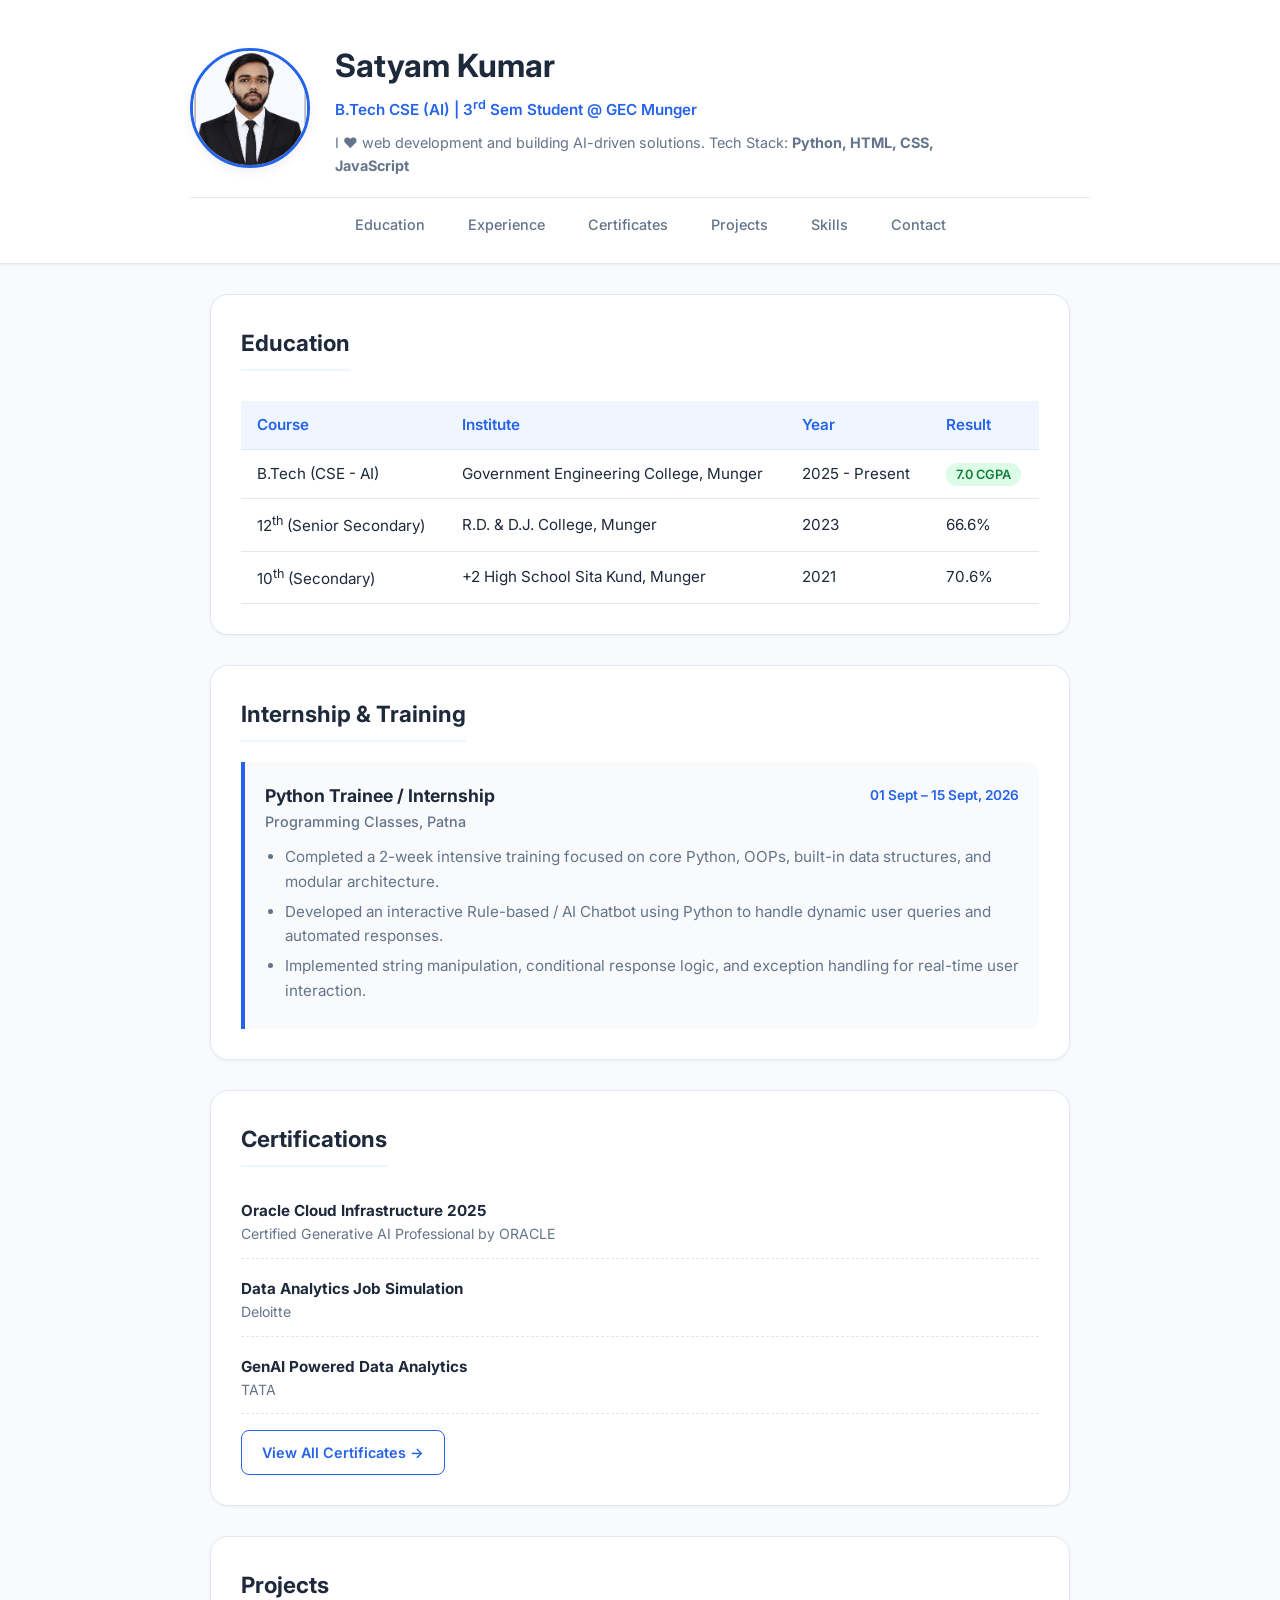
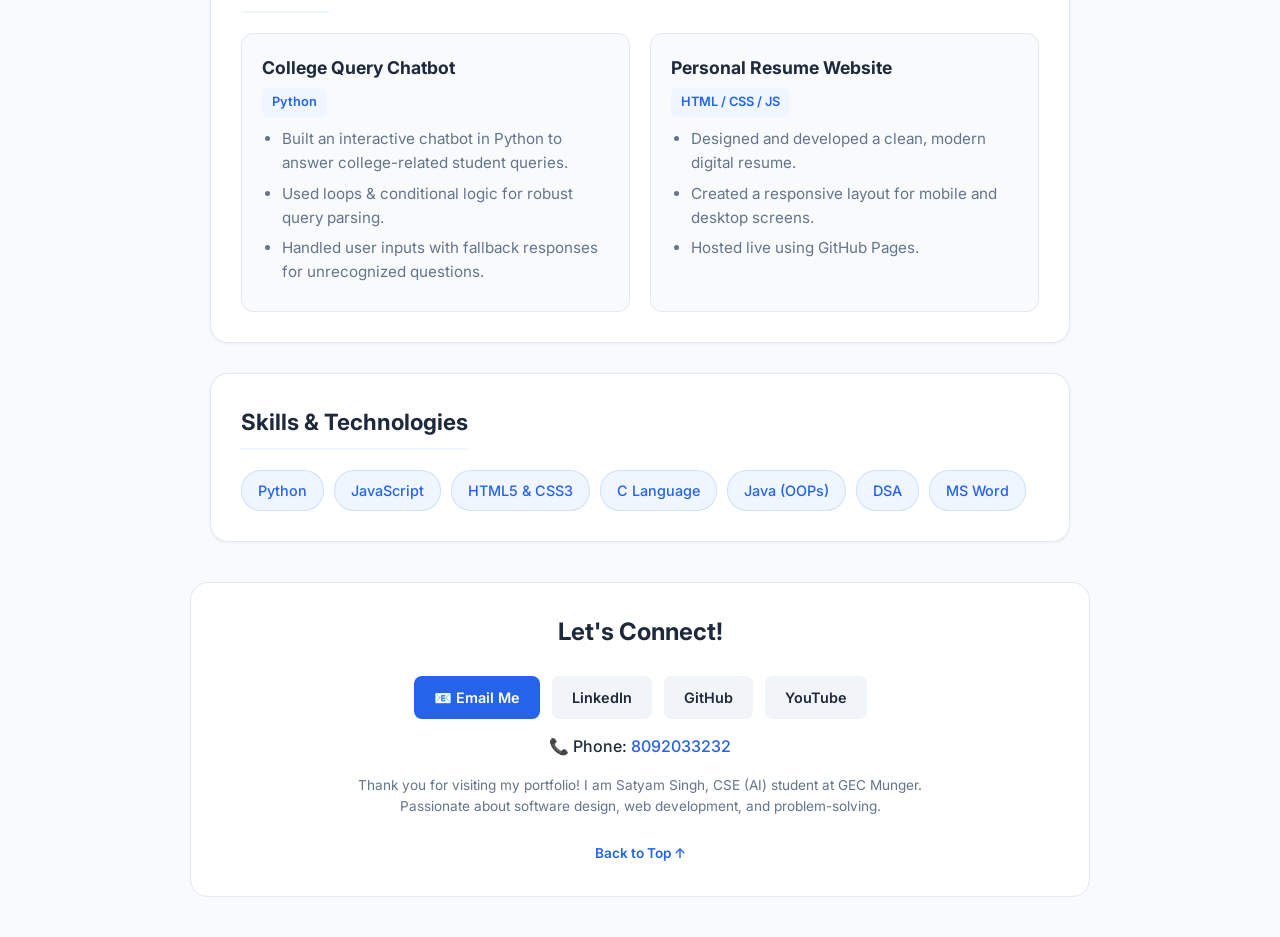
<file: index.html>
<!DOCTYPE html>
<html lang="en">
<head>
    <meta charset="UTF-8">
    <meta name="viewport" content="width=device-width, initial-scale=1.0">
    <title>Satyam Kumar - Resume</title>
    <link rel="stylesheet" href="style.css">
    <link href="https://fonts.googleapis.com/css2?family=Inter:wght@300;400;500;600;700&display=swap" rel="stylesheet">
</head>
<body>

    <!-- Header / Navbar Section -->
    <header class="site-header">
        <div class="profile-card">
            <img class="profile-img" src="satyam.pic.jpg" alt="Satyam Kumar">
            <div class="profile-info">
                <h1>Satyam Kumar</h1>
                <p class="subtitle">B.Tech CSE (AI) | 3<sup>rd</sup> Sem Student @ GEC Munger</p>
                <p class="bio">I ❤️ web development and building AI-driven solutions. Tech Stack: <strong>Python, HTML, CSS, JavaScript</strong></p>
            </div>
        </div>

        <nav class="nav-bar">
            <ul>
                <li><a href="#Education">Education</a></li>
                <li><a href="#internship">Experience</a></li>
                <li><a href="#Certificate">Certificates</a></li>
                <li><a href="#Projects">Projects</a></li>
                <li><a href="#skills">Skills</a></li>
                <li><a href="#contact">Contact</a></li>
            </ul>
        </nav>
    </header>

    <main class="container">
        <!-- Education Section -->
        <section id="Education" class="card-section">
            <h2>Education</h2>
            <div class="table-responsive">
                <table>
                    <thead>
                        <tr>
                            <th>Course</th>
                            <th>Institute</th>
                            <th>Year</th>
                            <th>Result</th>
                        </tr>
                    </thead>
                    <tbody>
                        <tr>
                            <td>B.Tech (CSE - AI)</td>
                            <td>Government Engineering College, Munger</td>
                            <td>2025 - Present</td>
                            <td><span class="badge badge-success">7.0 CGPA</span></td>
                        </tr>
                        <tr>
                            <td>12<sup>th</sup> (Senior Secondary)</td>
                            <td>R.D. & D.J. College, Munger</td>
                            <td>2023</td>
                            <td>66.6%</td>
                        </tr>
                        <tr>
                            <td>10<sup>th</sup> (Secondary)</td>
                            <td>+2 High School Sita Kund, Munger</td>
                            <td>2021</td>
                            <td>70.6%</td>
                        </tr>
                    </tbody>
                </table>
            </div>
        </section>

        <!-- Internship Section -->
        <section id="internship" class="card-section">
            <h2>Internship & Training</h2>
            <div class="item-block">
                <div class="item-header">
                    <h3>Python Trainee / Internship</h3>
                    <span class="date-tag">01 Sept – 15 Sept, 2026</span>
                </div>
                <p class="org-name">Programming Classes, Patna</p>
                <ul>
                    <li>Completed a 2-week intensive training focused on core Python, OOPs, built-in data structures, and modular architecture.</li>
                    <li>Developed an interactive Rule-based / AI Chatbot using Python to handle dynamic user queries and automated responses.</li>
                    <li>Implemented string manipulation, conditional response logic, and exception handling for real-time user interaction.</li>
                </ul>
            </div>
        </section>

        <!-- Certificate Section -->
        <section id="Certificate" class="card-section">
            <h2>Certifications</h2>
            <ul class="cert-list">
                <li>
                    <strong>Oracle Cloud Infrastructure 2025</strong>
                    <span>Certified Generative AI Professional by ORACLE</span>
                </li>
                <li>
                    <strong>Data Analytics Job Simulation</strong>
                    <span>Deloitte</span>
                </li>
                <li>
                    <strong>GenAI Powered Data Analytics</strong>
                    <span>TATA</span>
                </li>
            </ul>
            <a href="certificate.html" class="btn btn-outline">View All Certificates →</a>
        </section>

        <!-- Projects Section -->
        <section id="Projects" class="card-section">
            <h2>Projects</h2>
            <div class="project-grid">
                <div class="project-card">
                    <h3>College Query Chatbot</h3>
                    <span class="tech-badge">Python</span>
                    <ul>
                        <li>Built an interactive chatbot in Python to answer college-related student queries.</li>
                        <li>Used loops & conditional logic for robust query parsing.</li>
                        <li>Handled user inputs with fallback responses for unrecognized questions.</li>
                    </ul>
                </div>

                <div class="project-card">
                    <h3>Personal Resume Website</h3>
                    <span class="tech-badge">HTML / CSS / JS</span>
                    <ul>
                        <li>Designed and developed a clean, modern digital resume.</li>
                        <li>Created a responsive layout for mobile and desktop screens.</li>
                        <li>Hosted live using GitHub Pages.</li>
                    </ul>
                </div>
            </div>
        </section>

        <!-- Skills Section -->
        <section id="skills" class="card-section">
            <h2>Skills & Technologies</h2>
            <div class="skills-grid">
                <span class="skill-tag">Python</span>
                <span class="skill-tag">JavaScript</span>
                <span class="skill-tag">HTML5 & CSS3</span>
                <span class="skill-tag">C Language</span>
                <span class="skill-tag">Java (OOPs)</span>
                <span class="skill-tag">DSA</span>
                <span class="skill-tag">MS Word</span>
            </div>
        </section>
    </main>

    <!-- Footer Section -->
    <footer id="contact" class="site-footer">
        <h2>Let's Connect!</h2>
        <div class="social-links">
            <a href="mailto:ssatyamsingh250@gmail.com" class="btn btn-primary">📧 Email Me</a>
            <a href="https://www.linkedin.com/in/satyam-kumar-29b331423" target="_blank" class="btn btn-social">LinkedIn</a>
            <a href="https://github.com/DevSatyam7" target="_blank" class="btn btn-social">GitHub</a>
            <a href="https://www.youtube.com/@satyamsingh12121" target="_blank" class="btn btn-social">YouTube</a>
        </div>
        <p class="phone-num">📞 Phone: <a href="tel:8092033232">8092033232</a></p>
        
        <p class="footer-desc">
            Thank you for visiting my portfolio! I am Satyam Singh, CSE (AI) student at GEC Munger. Passionate about software design, web development, and problem-solving.
        </p>
        <a href="#" class="top-link">Back to Top ↑</a>
    </footer>

</body>
</html>
</file>
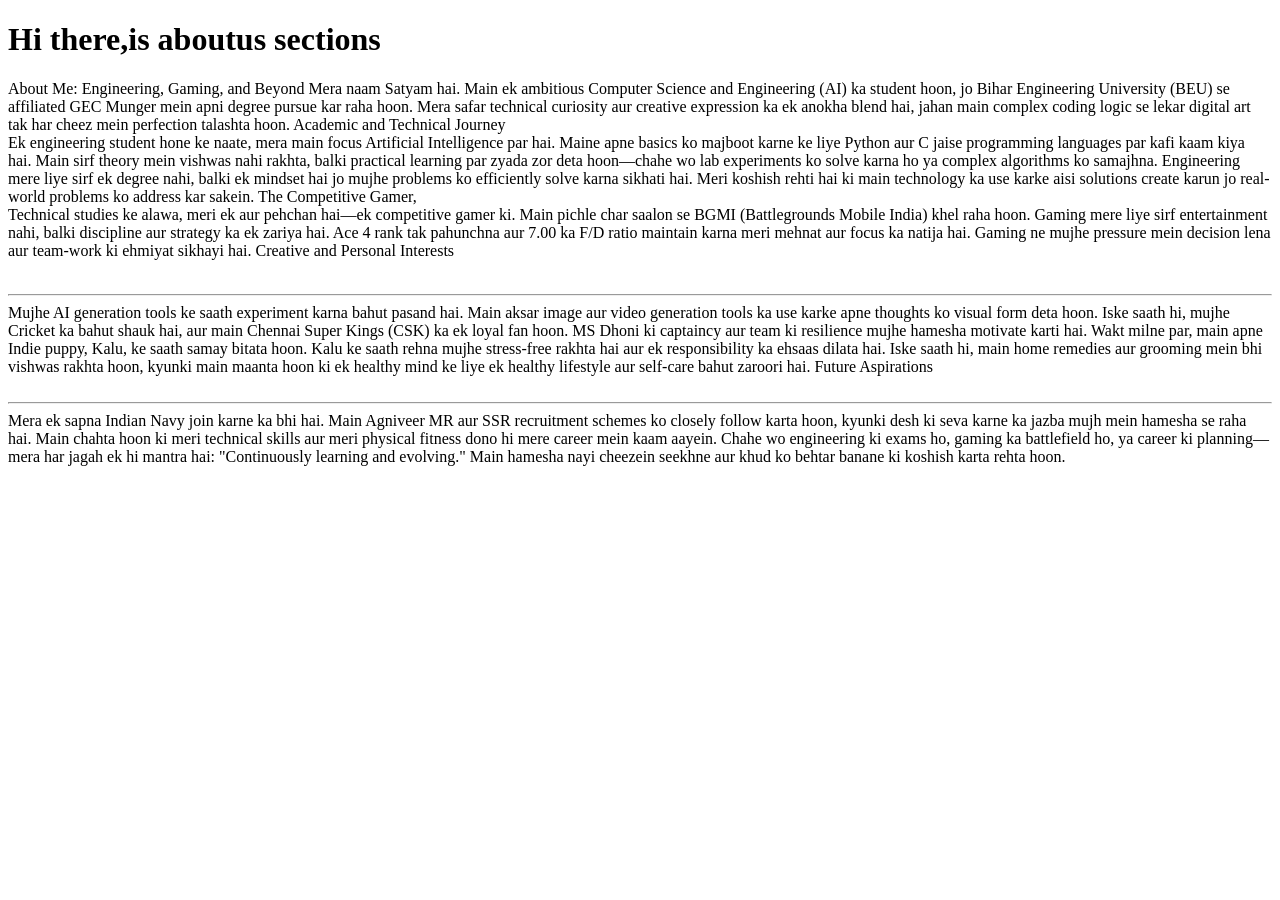
<file: aboutus.html>
<!DOCTYPE html>
<html lang="en">
<head>
    <meta charset="UTF-8">
    <meta name="viewport" content="width=device-width, initial-scale=1.0">
    <title> aboutus me </title>
</head>
<body>
    <h1> Hi there,is aboutus sections </h1>
 




<p>About Me: Engineering, Gaming, and Beyond
Mera naam Satyam hai. Main ek ambitious Computer Science and Engineering (AI) ka student hoon, jo Bihar Engineering University (BEU) se affiliated GEC Munger mein apni degree pursue kar raha hoon. Mera safar technical curiosity aur creative expression ka ek anokha blend hai, jahan main complex coding logic se lekar digital art tak har cheez mein perfection talashta hoon.
Academic and Technical Journey<br>
Ek engineering student hone ke naate, mera main focus Artificial Intelligence par hai. Maine apne basics ko majboot karne ke liye Python aur C jaise programming languages par kafi kaam kiya hai. Main sirf theory mein vishwas nahi rakhta, balki practical learning par zyada zor deta hoon—chahe wo lab experiments ko solve karna ho ya complex algorithms ko samajhna. Engineering mere liye sirf ek degree nahi, balki ek mindset hai jo mujhe problems ko efficiently solve karna sikhati hai. Meri koshish rehti hai ki main technology ka use karke aisi solutions create karun jo real-world problems ko address kar sakein.
The Competitive Gamer,<br>
Technical studies ke alawa, meri ek aur pehchan hai—ek competitive gamer ki. Main pichle char saalon se BGMI (Battlegrounds Mobile India) khel raha hoon. Gaming mere liye sirf entertainment nahi, balki discipline aur strategy ka ek zariya hai. Ace 4 rank tak pahunchna aur 7.00 ka F/D ratio maintain karna meri mehnat aur focus ka natija hai. Gaming ne mujhe pressure mein decision lena aur team-work ki ehmiyat sikhayi hai.
Creative and Personal Interests<br><br><hr>
Mujhe AI generation tools ke saath experiment karna bahut pasand hai. Main aksar image aur video generation tools ka use karke apne thoughts ko visual form deta hoon. Iske saath hi, mujhe Cricket ka bahut shauk hai, aur main Chennai Super Kings (CSK) ka ek loyal fan hoon. MS Dhoni ki captaincy aur team ki resilience mujhe hamesha motivate karti hai.
Wakt milne par, main apne Indie puppy, Kalu, ke saath samay bitata hoon. Kalu ke saath rehna mujhe stress-free rakhta hai aur ek responsibility ka ehsaas dilata hai. Iske saath hi, main home remedies aur grooming mein bhi vishwas rakhta hoon, kyunki main maanta hoon ki ek healthy mind ke liye ek healthy lifestyle aur self-care bahut zaroori hai.
Future Aspirations<br><br><hr>
Mera ek sapna Indian Navy join karne ka bhi hai. Main Agniveer MR aur SSR recruitment schemes ko closely follow karta hoon, kyunki desh ki seva karne ka jazba mujh mein hamesha se raha hai. Main chahta hoon ki meri technical skills aur meri physical fitness dono hi mere career mein kaam aayein.
Chahe wo engineering ki exams ho, gaming ka battlefield ho, ya career ki planning—mera har jagah ek hi mantra hai: "Continuously learning and evolving." Main hamesha nayi cheezein seekhne aur khud ko behtar banane ki koshish karta rehta hoon.</p>

<body>
</file>
<file: style.css>
/* =========================================================
   Light Theme Resume Stylesheet
   Author: Satyam Kumar Portfolio
   ========================================================= */

:root {
    --bg-main: #f8fafc;
    --card-bg: #ffffff;
    --text-primary: #1e293b;
    --text-secondary: #64748b;
    --accent-color: #2563eb;
    --accent-hover: #1d4ed8;
    --accent-light: #eff6ff;
    --border-color: #e2e8f0;
    --shadow-sm: 0 1px 3px rgba(0,0,0,0.05);
    --shadow-md: 0 4px 12px rgba(0,0,0,0.06);
    --shadow-lg: 0 10px 25px rgba(37, 99, 235, 0.08);
    --radius-md: 12px;
    --radius-lg: 18px;
}

* {
    margin: 0;
    padding: 0;
    box-sizing: border-box;
}

html {
    scroll-behavior: smooth;
}

body {
    font-family: 'Inter', -apple-system, BlinkMacSystemFont, "Segoe UI", Roboto, sans-serif;
    background-color: var(--bg-main);
    color: var(--text-primary);
    line-height: 1.6;
    padding-bottom: 40px;
}

/* Container */
.container {
    max-width: 900px;
    margin: 0 auto;
    padding: 0 20px;
}

/* Header & Profile */
.site-header {
    background: #ffffff;
    border-bottom: 1px solid var(--border-color);
    padding: 40px 20px 20px;
    position: sticky;
    top: 0;
    z-index: 100;
    backdrop-filter: blur(10px);
    box-shadow: var(--shadow-sm);
}

.profile-card {
    max-width: 900px;
    margin: 0 auto 20px;
    display: flex;
    align-items: center;
    gap: 25px;
}

.profile-img {
    width: 120px;
    height: 120px;
    border-radius: 50%;
    object-fit: cover;
    border: 3px solid var(--accent-color);
    box-shadow: var(--shadow-md);
    transition: transform 0.3s ease;
}

.profile-img:hover {
    transform: scale(1.05);
}

.profile-info h1 {
    font-size: 2rem;
    font-weight: 700;
    color: var(--text-primary);
    margin-bottom: 4px;
}

.profile-info .subtitle {
    color: var(--accent-color);
    font-weight: 600;
    font-size: 0.95rem;
    margin-bottom: 8px;
}

.profile-info .bio {
    color: var(--text-secondary);
    font-size: 0.9rem;
    max-width: 600px;
}

/* Navigation Bar */
.nav-bar {
    max-width: 900px;
    margin: 0 auto;
    border-top: 1px solid var(--border-color);
    padding-top: 15px;
}

.nav-bar ul {
    display: flex;
    flex-wrap: wrap;
    gap: 15px;
    list-style: none;
    justify-content: center;
}

.nav-bar a {
    text-decoration: none;
    color: var(--text-secondary);
    font-weight: 500;
    font-size: 0.9rem;
    padding: 6px 14px;
    border-radius: 20px;
    transition: all 0.2s ease;
}

.nav-bar a:hover {
    background-color: var(--accent-light);
    color: var(--accent-color);
}

/* Card Sections */
.card-section {
    background: var(--card-bg);
    border-radius: var(--radius-lg);
    padding: 30px;
    margin-top: 30px;
    border: 1px solid var(--border-color);
    box-shadow: var(--shadow-sm);
    transition: box-shadow 0.3s ease, transform 0.3s ease;
}

.card-section:hover {
    box-shadow: var(--shadow-lg);
}

.card-section h2 {
    font-size: 1.4rem;
    color: var(--text-primary);
    margin-bottom: 20px;
    padding-bottom: 8px;
    border-bottom: 2px solid var(--accent-light);
    display: inline-block;
}

/* Table Design */
.table-responsive {
    overflow-x: auto;
}

table {
    width: 100%;
    border-collapse: collapse;
    margin-top: 10px;
    text-align: left;
}

th, td {
    padding: 12px 16px;
    border-bottom: 1px solid var(--border-color);
    font-size: 0.95rem;
}

th {
    background-color: var(--accent-light);
    color: var(--accent-color);
    font-weight: 600;
}

tr:hover {
    background-color: #f1f5f9;
}

/* Badges */
.badge {
    padding: 4px 10px;
    border-radius: 12px;
    font-size: 0.8rem;
    font-weight: 600;
}

.badge-success {
    background-color: #dcfce7;
    color: #15803d;
}

.tech-badge {
    display: inline-block;
    background: var(--accent-light);
    color: var(--accent-color);
    font-size: 0.8rem;
    font-weight: 600;
    padding: 4px 10px;
    border-radius: 6px;
    margin-bottom: 10px;
}

/* Item Blocks & Timeline */
.item-block {
    background: #f8fafc;
    border-left: 4px solid var(--accent-color);
    padding: 20px;
    border-radius: 0 var(--radius-md) var(--radius-md) 0;
}

.item-header {
    display: flex;
    justify-content: space-between;
    align-items: center;
    flex-wrap: wrap;
}

.item-header h3 {
    font-size: 1.1rem;
    color: var(--text-primary);
}

.date-tag {
    font-size: 0.85rem;
    color: var(--accent-color);
    font-weight: 600;
}

.org-name {
    color: var(--text-secondary);
    font-weight: 500;
    font-size: 0.9rem;
    margin-bottom: 12px;
}

ul {
    padding-left: 20px;
    color: var(--text-secondary);
    font-size: 0.95rem;
}

li {
    margin-bottom: 6px;
}

/* Certification List */
.cert-list {
    list-style: none;
    padding-left: 0;
}

.cert-list li {
    padding: 12px 0;
    border-bottom: 1px dashed var(--border-color);
    display: flex;
    flex-direction: column;
}

.cert-list strong {
    color: var(--text-primary);
}

.cert-list span {
    color: var(--text-secondary);
    font-size: 0.88rem;
}

/* Projects Grid */
.project-grid {
    display: grid;
    grid-template-columns: repeat(auto-fit, minmax(280px, 1fr));
    gap: 20px;
}

.project-card {
    background: #f8fafc;
    border: 1px solid var(--border-color);
    padding: 20px;
    border-radius: var(--radius-md);
    transition: transform 0.2s ease, border-color 0.2s ease;
}

.project-card:hover {
    transform: translateY(-4px);
    border-color: var(--accent-color);
}

.project-card h3 {
    font-size: 1.1rem;
    margin-bottom: 6px;

}

/* Skills Grid */
.skills-grid {
    display: flex;
    flex-wrap: wrap;
    gap: 10px;
}

.skill-tag {
    background-color: var(--accent-light);
    color: var(--accent-color);
    padding: 8px 16px;
    border-radius: 20px;
    font-weight: 500;
    font-size: 0.9rem;
    border: 1px solid rgba(37, 99, 235, 0.15);
    transition: all 0.2s ease;
}

.skill-tag:hover {
    background-color: var(--accent-color);
    color: #ffffff;
    cursor: default;
}

/* Buttons */
.btn {
    display: inline-block;
    padding: 10px 20px;
    border-radius: 8px;
    text-decoration: none;
    font-weight: 600;
    font-size: 0.9rem;
    transition: all 0.2s ease;
    margin-top: 10px;
}

.btn-primary {
    background-color: var(--accent-color);
    color: #ffffff;
}

.btn-primary:hover {
    background-color: var(--accent-hover);
}

.btn-outline {
    border: 1px solid var(--accent-color);
    color: var(--accent-color);
}

.btn-outline:hover {
    background-color: var(--accent-light);
}

.btn-social {
    background-color: #f1f5f9;
    color: var(--text-primary);
}

.btn-social:hover {
    background-color: #e2e8f0;
}

/* Footer Section */
.site-footer {
    max-width: 900px;
    margin: 40px auto 0;
    padding: 30px 20px;
    text-align: center;
    background: #ffffff;
    border-radius: var(--radius-lg);
    border: 1px solid var(--border-color);
}

.social-links {
    display: flex;
    justify-content: center;
    gap: 12px;
    flex-wrap: wrap;
    margin: 15px 0;
}

.phone-num {
    margin: 10px 0;
    font-weight: 500;
}

.phone-num a {
    color: var(--accent-color);
    text-decoration: none;
}

.footer-desc {
    font-size: 0.85rem;
    color: var(--text-secondary);
    max-width: 600px;
    margin: 15px auto;
}

.top-link {
    display: inline-block;
    color: var(--accent-color);
    text-decoration: none;
    font-weight: 600;
    font-size: 0.85rem;
    margin-top: 10px;
}

/* Responsive Design */
@media (max-width: 640px) {
    .profile-card {
        flex-direction: column;
        text-align: center;
    }

    .item-header {
        flex-direction: column;
        align-items: flex-start;
        gap: 4px;
    }

    .site-header {
        position: relative;
    }
}
</file>
